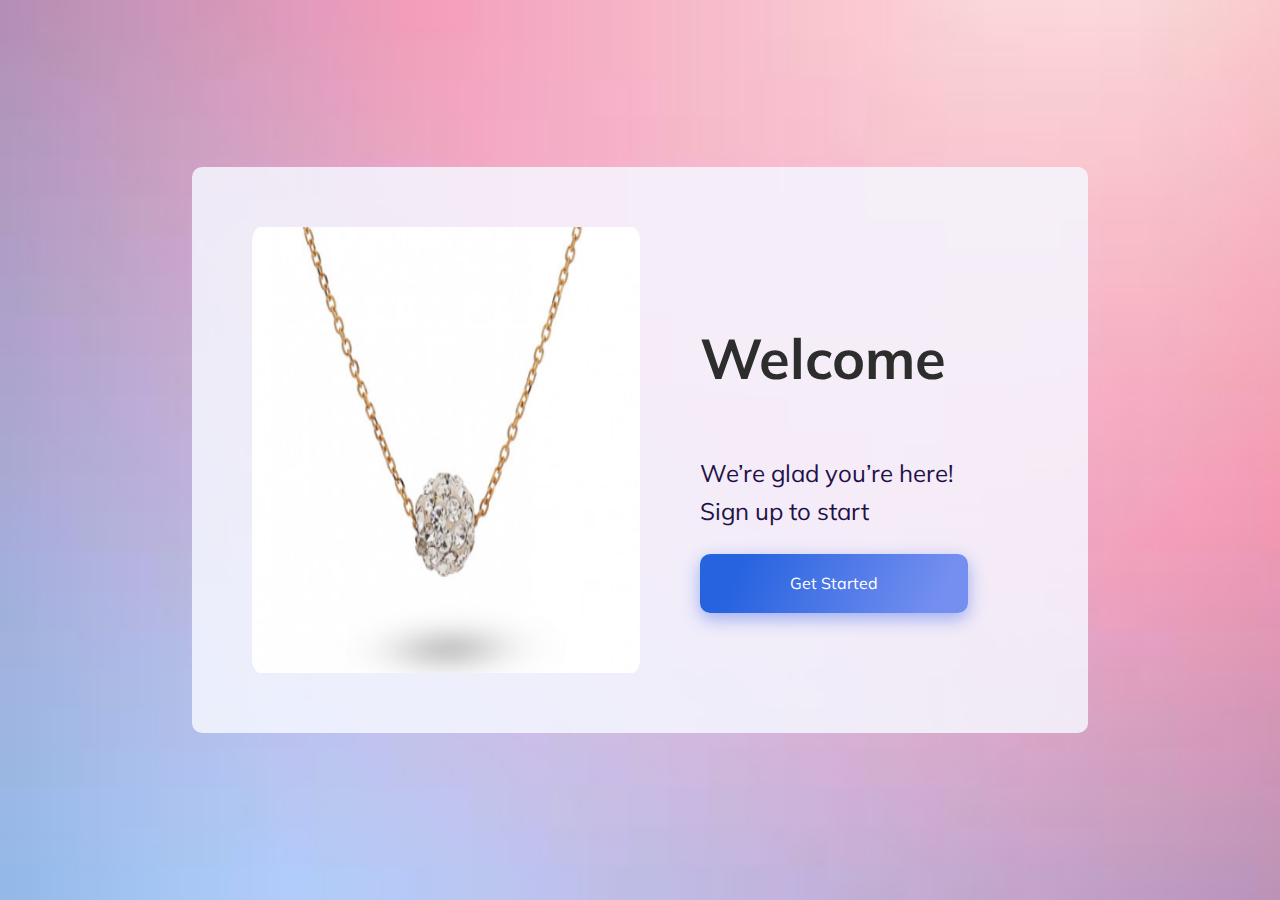
<file: index.html>
<!DOCTYPE html>
<html lang="en">
<head>
  <meta charset="UTF-8">
  <meta http-equiv="X-UA-Compatible" content="IE=edge">
  <meta name="viewport" content="width=device-width, initial-scale=1.0">
  <meta name="description" content="Welcome, Sign up to start">
  <link rel="stylesheet" href="css/normalize.css">
  <link rel="stylesheet" href="css/main.css">
  <title>Welcome</title>
</head>
<body>
  
  <main class="welcome">
    <div class="welcome_Image_holder">
      <img src="assets/ImagePlaceholder1.png" alt="ImagePlaceholder1">
    </div>
    <div class="welcome_content">
      <h1>Welcome</h1>
      <p>We’re glad you’re here! Sign up to start</p>
      <a href="/Pages/register.html">Get Started</a>
    </div>
  </main>

</body>
</html>
</file>
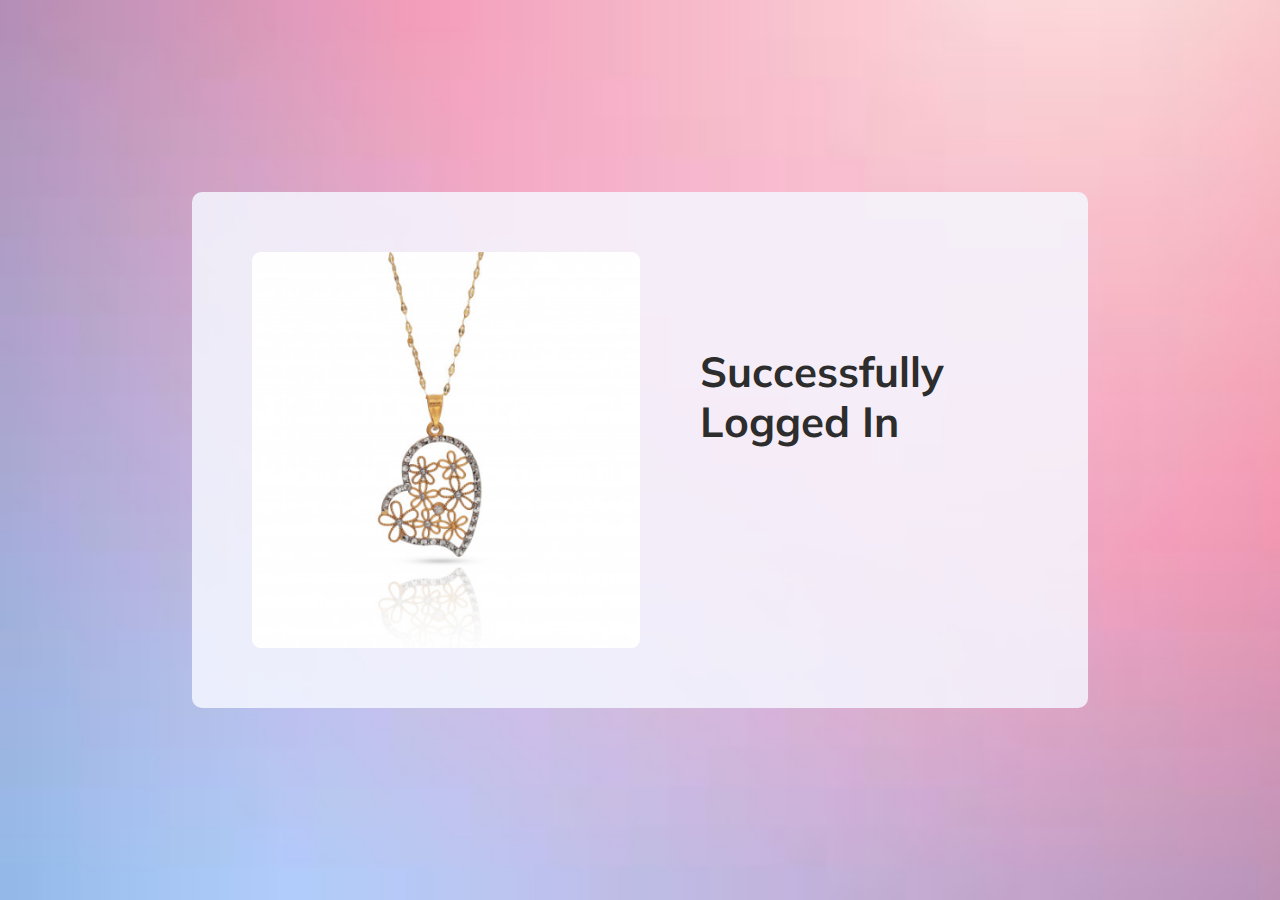
<file: logged.html>
<!DOCTYPE html>
<html lang="en">
<head>
  <meta charset="UTF-8">
  <meta http-equiv="X-UA-Compatible" content="IE=edge">
  <meta name="viewport" content="width=device-width, initial-scale=1.0">
  <meta name="description" content="All is Well , Successfully logged in">
  <link rel="stylesheet" href="css/normalize.css">
  <link rel="stylesheet" href="css/main.css">
  <title>Logged</title>
</head>
<body>
  
  <main class="logged">
    <div class="logged_Image_holder">
      <img src="assets/ImagePlaceholder3.png" alt="ImagePlaceholder3">
    </div>
    <div class="logged_content">
      <h2>Successfully logged in</h2>
      <p class="logged_email"></p>
    </div>
  </main>


  <script src="js/logged.js"></script>
</body>
</html>
</file>
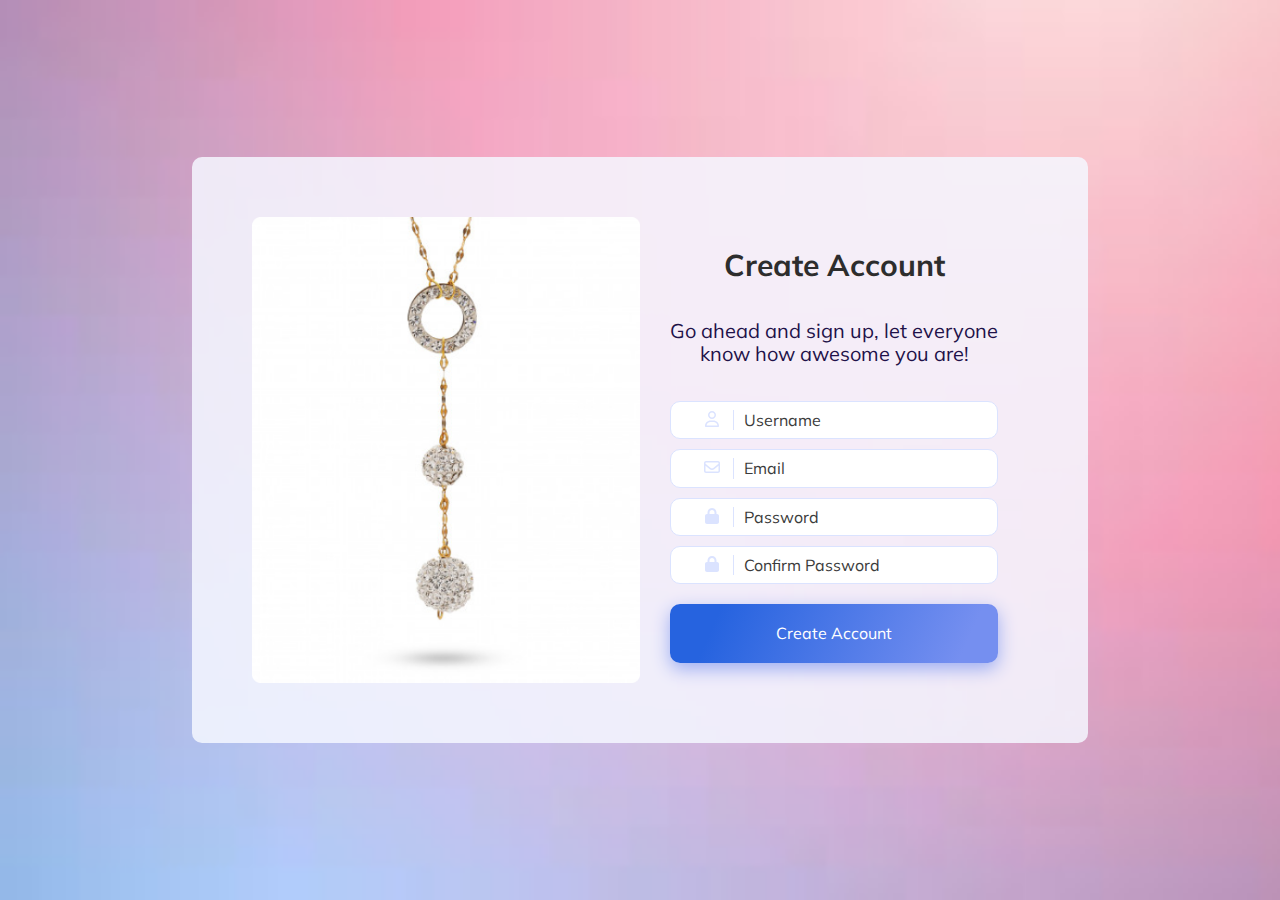
<file: register.html>
<!DOCTYPE html>
<html lang="en">
<head>
  <meta charset="UTF-8">
  <meta http-equiv="X-UA-Compatible" content="IE=edge">
  <meta name="viewport" content="width=device-width, initial-scale=1.0">
  <meta name="description" content="register here, ">
  <link rel="stylesheet" href="css/normalize.css">
  <link rel="stylesheet" href="css/all.min.css">
  <link rel="stylesheet" href="css/main.css">
  <title>Register</title>
</head>
<body>
  
  <main class="register">
    <div class="register_Image_holder">
      <img src="assets/ImagePlaceholder2.png" alt="ImagePlaceholder2">
    </div>
    <div class="register_content">
      <h3>Create Account</h3>
      <p class="register_content_p">Go ahead and sign up, let everyone know how awesome you are!</p>
      <form action="logged.html">
        <div class="form-group">
          <span class="input_desc"><i class="fa-regular fa-user"></i></span>
          <input type="text" placeholder="Username" name="username">
        </div>
        <p class="input_error">*[5-15]chars, only letters and numbers are allowed, with no
          numbers at the beginning or the end</p>
        <div class="form-group">
          <span class="input_desc"><i class="fa-regular fa-envelope"></i></span>
          <input type="email" placeholder="Email" name="email">
        </div>
        <p class="input_error">*Email must be in a valid format</p>
        <div class="form-group">
          <span class="input_desc"><i class="fa-solid fa-lock"></i></span>
          <input type="password" placeholder="Password" name="password">
        </div>
        <p class="input_error">*Password must be at least 8 characters</p>
        <div class="form-group">
          <span class="input_desc"><i class="fa-solid fa-lock"></i></span>
          <input type="password" placeholder="Confirm Password" name="confirm_password">
        </div>
        <p class="input_error">*Incorrect password</p>
        <button type="submit">Create Account</button>
      </form>
    </div>
  </main>

  <script src="js/all.min.js"></script>
  <script src="js/register.js"></script>
</body>
</html>
</file>
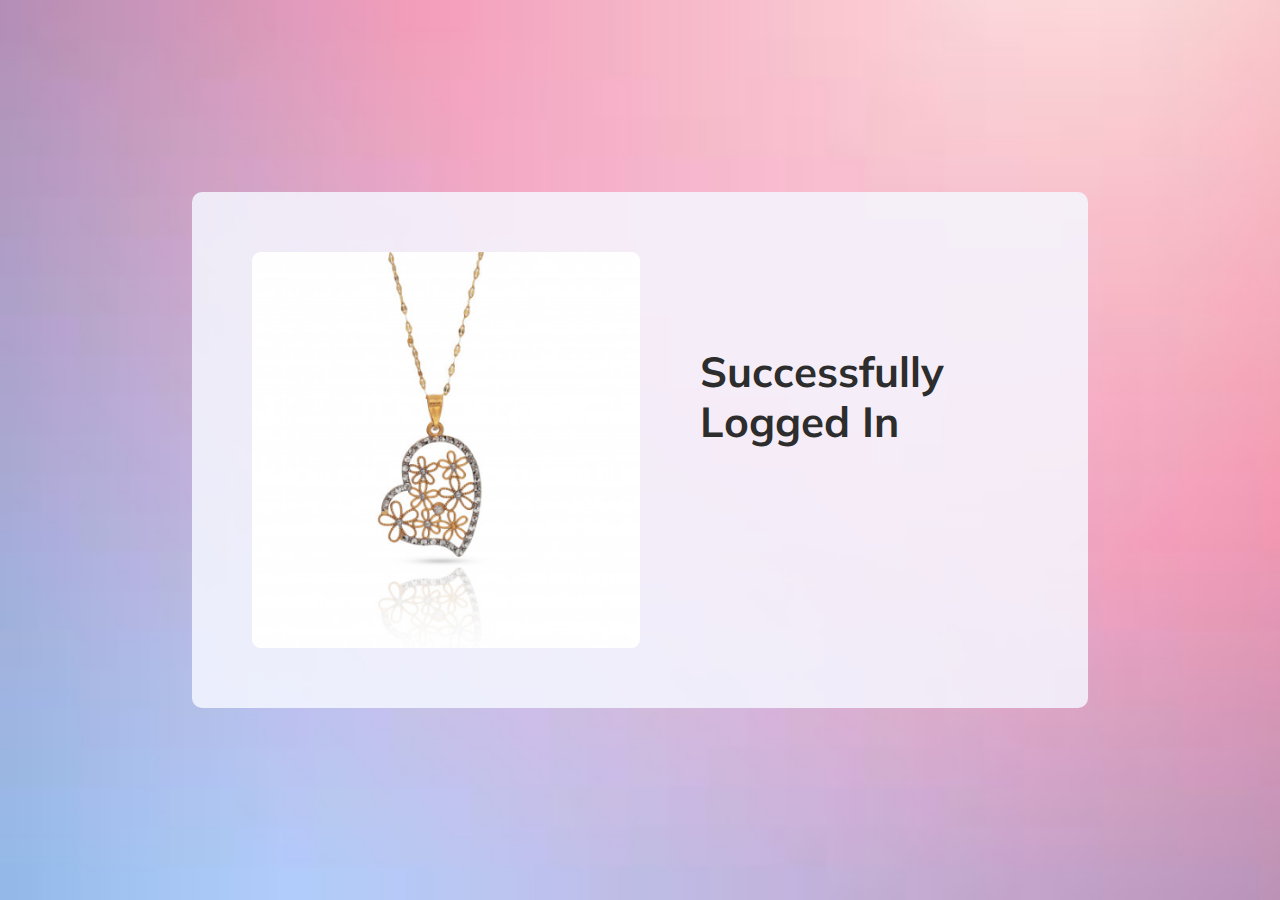
<file: Pages/logged.html>
<!DOCTYPE html>
<html lang="en">
<head>
  <meta charset="UTF-8">
  <meta http-equiv="X-UA-Compatible" content="IE=edge">
  <meta name="viewport" content="width=device-width, initial-scale=1.0">
  <meta name="description" content="All is Well , Successfully logged in">
  <link rel="stylesheet" href="../css/normalize.css">
  <link rel="stylesheet" href="../css/main.css">
  <title>Logged</title>
</head>
<body>
  
  <main class="logged">
    <div class="logged_Image_holder">
      <img src="../assets/ImagePlaceholder3.png" alt="ImagePlaceholder3">
    </div>
    <div class="logged_content">
      <h2>Successfully logged in</h2>
      <p class="logged_email"></p>
    </div>
  </main>


  <script src="../js/logged.js"></script>
</body>
</html>
</file>
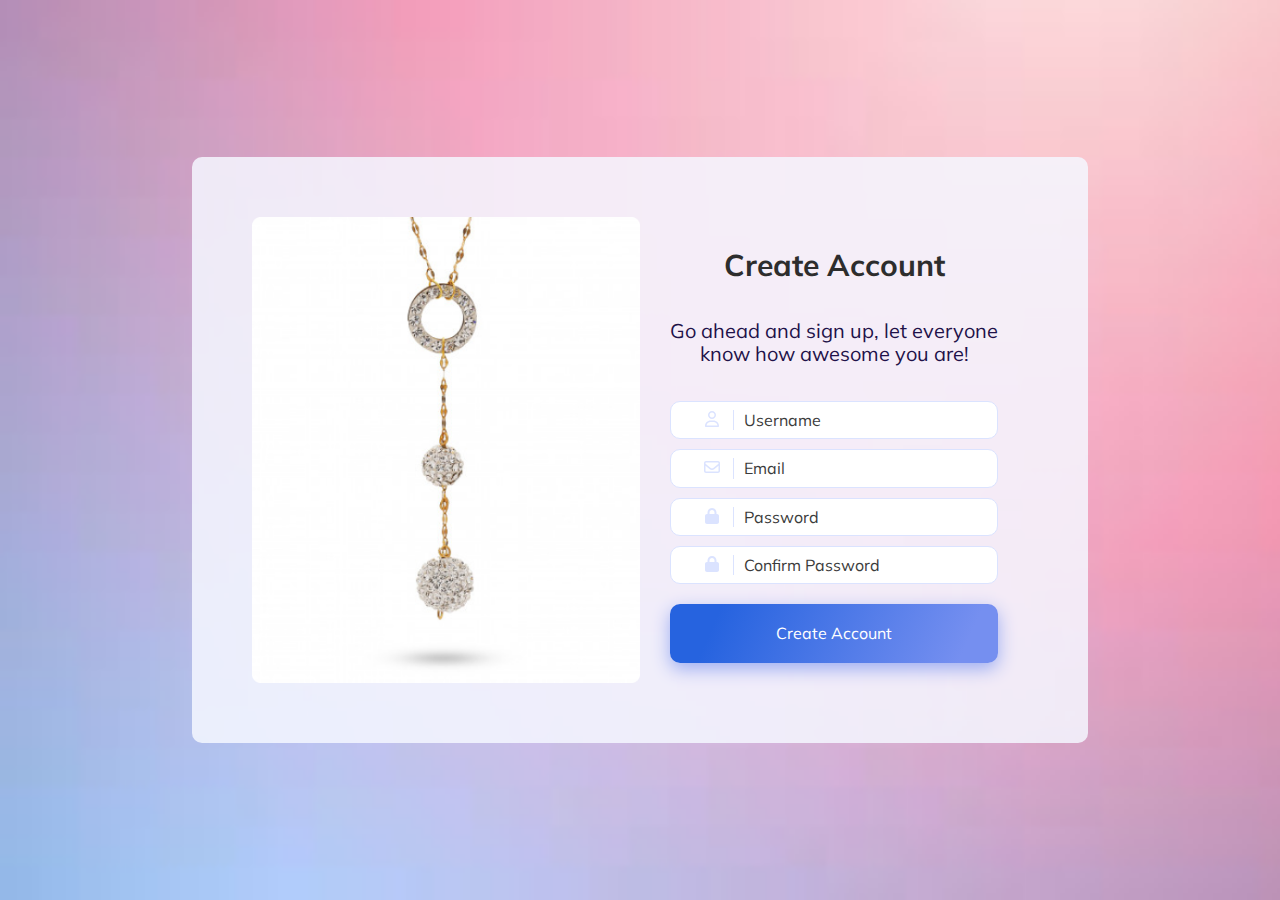
<file: Pages/register.html>
<!DOCTYPE html>
<html lang="en">
<head>
  <meta charset="UTF-8">
  <meta http-equiv="X-UA-Compatible" content="IE=edge">
  <meta name="viewport" content="width=device-width, initial-scale=1.0">
  <meta name="description" content="register here, ">
  <link rel="stylesheet" href="../css/normalize.css">
  <link rel="stylesheet" href="../css/all.min.css">
  <link rel="stylesheet" href="../css/main.css">
  <title>Register</title>
</head>
<body>
  
  <main class="register">
    <div class="register_Image_holder">
      <img src="../assets/ImagePlaceholder2.png" alt="ImagePlaceholder2">
    </div>
    <div class="register_content">
      <h3>Create Account</h3>
      <p class="register_content_p">Go ahead and sign up, let everyone know how awesome you are!</p>
      <form action="logged.html">
        <div class="form-group">
          <span class="input_desc"><i class="fa-regular fa-user"></i></span>
          <input type="text" placeholder="Username" name="username">
        </div>
        <p class="input_error">*[5-15]chars, only letters and numbers are allowed, with no
          numbers at the beginning or the end</p>
        <div class="form-group">
          <span class="input_desc"><i class="fa-regular fa-envelope"></i></span>
          <input type="email" placeholder="Email" name="email">
        </div>
        <p class="input_error">*Email must be in a valid format</p>
        <div class="form-group">
          <span class="input_desc"><i class="fa-solid fa-lock"></i></span>
          <input type="password" placeholder="Password" name="password">
        </div>
        <p class="input_error">*Password must be at least 8 characters</p>
        <div class="form-group">
          <span class="input_desc"><i class="fa-solid fa-lock"></i></span>
          <input type="password" placeholder="Confirm Password" name="confirm_password">
        </div>
        <p class="input_error">*Incorrect password</p>
        <button type="submit">Create Account</button>
      </form>
    </div>
  </main>

  <script src="../js/all.min.js"></script>
  <script src="../js/register.js"></script>
</body>
</html>
</file>
<file: css/main.css>
@import url("https://fonts.googleapis.com/css2?family=Mulish&display=swap");
* {
  box-sizing: border-box;
}

body {
  font-family: "Mulish", sans-serif;
  background-image: url(../assets/gradientbg.jpg);
  background-size: cover;
  height: 100vh;
  display: flex;
  justify-content: center;
  align-items: center;
  --main-color: #2D2D2D;
  --second-color: #1F1249;
  --bg-color: #F5F7FFD9;
}
body .welcome,
body .logged,
body .register {
  padding: 60px;
  width: 70%;
  background-color: var(--bg-color);
  display: flex;
  border-radius: 10px;
}
@media (max-width: 991px) {
  body .welcome,
body .logged,
body .register {
    flex-direction: column;
    padding: 30px 60px;
  }
}
@media (max-width: 576px) {
  body .welcome,
body .logged,
body .register {
    width: 90%;
    padding: 20px;
  }
}
body .welcome .welcome_Image_holder,
body .welcome .logged_Image_holder,
body .welcome .register_Image_holder,
body .logged .welcome_Image_holder,
body .logged .logged_Image_holder,
body .logged .register_Image_holder,
body .register .welcome_Image_holder,
body .register .logged_Image_holder,
body .register .register_Image_holder {
  width: 50%;
}
@media (max-width: 991px) {
  body .welcome .welcome_Image_holder,
body .welcome .logged_Image_holder,
body .welcome .register_Image_holder,
body .logged .welcome_Image_holder,
body .logged .logged_Image_holder,
body .logged .register_Image_holder,
body .register .welcome_Image_holder,
body .register .logged_Image_holder,
body .register .register_Image_holder {
    width: 100%;
  }
}
body .welcome .welcome_Image_holder img,
body .welcome .logged_Image_holder img,
body .welcome .register_Image_holder img,
body .logged .welcome_Image_holder img,
body .logged .logged_Image_holder img,
body .logged .register_Image_holder img,
body .register .welcome_Image_holder img,
body .register .logged_Image_holder img,
body .register .register_Image_holder img {
  width: 100%;
  height: 100%;
}
@media (max-width: 991px) {
  body .welcome .welcome_Image_holder img,
body .welcome .logged_Image_holder img,
body .welcome .register_Image_holder img,
body .logged .welcome_Image_holder img,
body .logged .logged_Image_holder img,
body .logged .register_Image_holder img,
body .register .welcome_Image_holder img,
body .register .logged_Image_holder img,
body .register .register_Image_holder img {
    height: 200px;
    object-fit: contain;
  }
}
body .welcome .welcome_content,
body .welcome .logged_content,
body .welcome .register_content,
body .logged .welcome_content,
body .logged .logged_content,
body .logged .register_content,
body .register .welcome_content,
body .register .logged_content,
body .register .register_content {
  width: 50%;
  padding: 60px;
  display: flex;
  flex-direction: column;
}
@media (max-width: 991px) {
  body .welcome .welcome_content,
body .welcome .logged_content,
body .welcome .register_content,
body .logged .welcome_content,
body .logged .logged_content,
body .logged .register_content,
body .register .welcome_content,
body .register .logged_content,
body .register .register_content {
    width: 100%;
    text-align: center;
    padding: 10px;
  }
}
body .welcome .welcome_content h1,
body .welcome .logged_content h1,
body .welcome .register_content h1,
body .logged .welcome_content h1,
body .logged .logged_content h1,
body .logged .register_content h1,
body .register .welcome_content h1,
body .register .logged_content h1,
body .register .register_content h1 {
  color: var(--main-color);
  font-size: 56px;
  line-height: 120%;
  text-transform: capitalize;
}
@media (max-width: 991px) {
  body .welcome .welcome_content h1,
body .welcome .logged_content h1,
body .welcome .register_content h1,
body .logged .welcome_content h1,
body .logged .logged_content h1,
body .logged .register_content h1,
body .register .welcome_content h1,
body .register .logged_content h1,
body .register .register_content h1 {
    font-size: 42px;
  }
}
body .welcome .welcome_content h2,
body .welcome .logged_content h2,
body .welcome .register_content h2,
body .logged .welcome_content h2,
body .logged .logged_content h2,
body .logged .register_content h2,
body .register .welcome_content h2,
body .register .logged_content h2,
body .register .register_content h2 {
  color: var(--main-color);
  font-size: 42px;
  line-height: 120%;
  text-transform: capitalize;
}
@media (max-width: 991px) {
  body .welcome .welcome_content h2,
body .welcome .logged_content h2,
body .welcome .register_content h2,
body .logged .welcome_content h2,
body .logged .logged_content h2,
body .logged .register_content h2,
body .register .welcome_content h2,
body .register .logged_content h2,
body .register .register_content h2 {
    font-size: 34px;
  }
}
body .welcome .welcome_content h3,
body .welcome .logged_content h3,
body .welcome .register_content h3,
body .logged .welcome_content h3,
body .logged .logged_content h3,
body .logged .register_content h3,
body .register .welcome_content h3,
body .register .logged_content h3,
body .register .register_content h3 {
  color: var(--main-color);
  font-size: 30px;
  line-height: 120%;
  text-transform: capitalize;
}
@media (max-width: 991px) {
  body .welcome .welcome_content h3,
body .welcome .logged_content h3,
body .welcome .register_content h3,
body .logged .welcome_content h3,
body .logged .logged_content h3,
body .logged .register_content h3,
body .register .welcome_content h3,
body .register .logged_content h3,
body .register .register_content h3 {
    font-size: 26px;
  }
}
body .welcome .welcome_content p,
body .welcome .logged_content p,
body .welcome .register_content p,
body .logged .welcome_content p,
body .logged .logged_content p,
body .logged .register_content p,
body .register .welcome_content p,
body .register .logged_content p,
body .register .register_content p {
  color: var(--second-color);
  font-size: 24px;
  line-height: 160%;
}
@media (max-width: 991px) {
  body .welcome .welcome_content p,
body .welcome .logged_content p,
body .welcome .register_content p,
body .logged .welcome_content p,
body .logged .logged_content p,
body .logged .register_content p,
body .register .welcome_content p,
body .register .logged_content p,
body .register .register_content p {
    font-size: 16px;
  }
}
body .welcome .welcome_content p.logged_email,
body .welcome .logged_content p.logged_email,
body .welcome .register_content p.logged_email,
body .logged .welcome_content p.logged_email,
body .logged .logged_content p.logged_email,
body .logged .register_content p.logged_email,
body .register .welcome_content p.logged_email,
body .register .logged_content p.logged_email,
body .register .register_content p.logged_email {
  text-decoration: underline;
}
@media (max-width: 991px) {
  body .welcome .welcome_content p.logged_email,
body .welcome .logged_content p.logged_email,
body .welcome .register_content p.logged_email,
body .logged .welcome_content p.logged_email,
body .logged .logged_content p.logged_email,
body .logged .register_content p.logged_email,
body .register .welcome_content p.logged_email,
body .register .logged_content p.logged_email,
body .register .register_content p.logged_email {
    margin: 0;
  }
}
body .welcome .welcome_content p.register_content_p,
body .welcome .logged_content p.register_content_p,
body .welcome .register_content p.register_content_p,
body .logged .welcome_content p.register_content_p,
body .logged .logged_content p.register_content_p,
body .logged .register_content p.register_content_p,
body .register .welcome_content p.register_content_p,
body .register .logged_content p.register_content_p,
body .register .register_content p.register_content_p {
  font-size: 20px;
  line-height: 115%;
}
body .welcome .welcome_content a,
body .welcome .logged_content a,
body .welcome .register_content a,
body .logged .welcome_content a,
body .logged .logged_content a,
body .logged .register_content a,
body .register .welcome_content a,
body .register .logged_content a,
body .register .register_content a {
  text-decoration: none;
  background: linear-gradient(113.87deg, #2663DF 14.81%, #758FF0 88.76%);
  color: #ffffff;
  text-align: center;
  padding: 20px 50px;
  border-radius: 10px;
  box-shadow: 0px 6px 18px #9CADF2;
  transition: 0.3s;
  width: 100%;
}
@media (max-width: 991px) {
  body .welcome .welcome_content a,
body .welcome .logged_content a,
body .welcome .register_content a,
body .logged .welcome_content a,
body .logged .logged_content a,
body .logged .register_content a,
body .register .welcome_content a,
body .register .logged_content a,
body .register .register_content a {
    font-size: 16px;
  }
}
body .welcome .welcome_content a:hover,
body .welcome .logged_content a:hover,
body .welcome .register_content a:hover,
body .logged .welcome_content a:hover,
body .logged .logged_content a:hover,
body .logged .register_content a:hover,
body .register .welcome_content a:hover,
body .register .logged_content a:hover,
body .register .register_content a:hover {
  filter: grayscale(25%);
}
body .welcome .register_content,
body .logged .register_content,
body .register .register_content {
  padding: 20px 30px;
  text-align: center;
  justify-content: space-between;
}
body .welcome .register_content h3,
body .logged .register_content h3,
body .register .register_content h3 {
  margin: 10px 0;
}
body .welcome .register_content form .form-group,
body .logged .register_content form .form-group,
body .register .register_content form .form-group {
  margin: 10px 0;
  background-color: #fff;
  padding: 8px 20px;
  border: 1px solid #DBE3FF;
  border-radius: 10px;
  display: flex;
}
body .welcome .register_content form .form-group .input_desc,
body .logged .register_content form .form-group .input_desc,
body .register .register_content form .form-group .input_desc {
  width: 15%;
  color: #DBE3FF;
  position: relative;
}
body .welcome .register_content form .form-group .input_desc::after,
body .logged .register_content form .form-group .input_desc::after,
body .register .register_content form .form-group .input_desc::after {
  position: absolute;
  content: "";
  width: 1px;
  height: 100%;
  background-color: #DBE3FF;
  right: 0;
}
body .welcome .register_content form .form-group input,
body .logged .register_content form .form-group input,
body .register .register_content form .form-group input {
  padding-left: 10px;
  width: 85%;
  border: none;
  outline: none;
  caret-color: #888;
  color: #3B3B3B;
}
body .welcome .register_content form .form-group ::placeholder,
body .logged .register_content form .form-group ::placeholder,
body .register .register_content form .form-group ::placeholder {
  color: #3B3B3B;
}
body .welcome .register_content form button,
body .logged .register_content form button,
body .register .register_content form button {
  text-decoration: none;
  background: linear-gradient(113.87deg, #2663DF 14.81%, #758FF0 88.76%);
  color: #ffffff;
  text-align: center;
  padding: 20px 50px;
  border-radius: 10px;
  box-shadow: 0px 6px 18px #9CADF2;
  transition: 0.3s;
  width: 100%;
  border: none;
  cursor: pointer;
  margin-top: 10px;
}
@media (max-width: 991px) {
  body .welcome .register_content form button,
body .logged .register_content form button,
body .register .register_content form button {
    font-size: 16px;
  }
}
body .welcome .register_content form button:hover,
body .logged .register_content form button:hover,
body .register .register_content form button:hover {
  filter: grayscale(25%);
}
body .welcome .register_content form .input_error,
body .logged .register_content form .input_error,
body .register .register_content form .input_error {
  margin: 0;
  font-size: 15px;
  display: none;
  transition: 0.1s;
  pointer-events: none;
  color: #f00;
}/*# sourceMappingURL=main.css.map */
</file>
